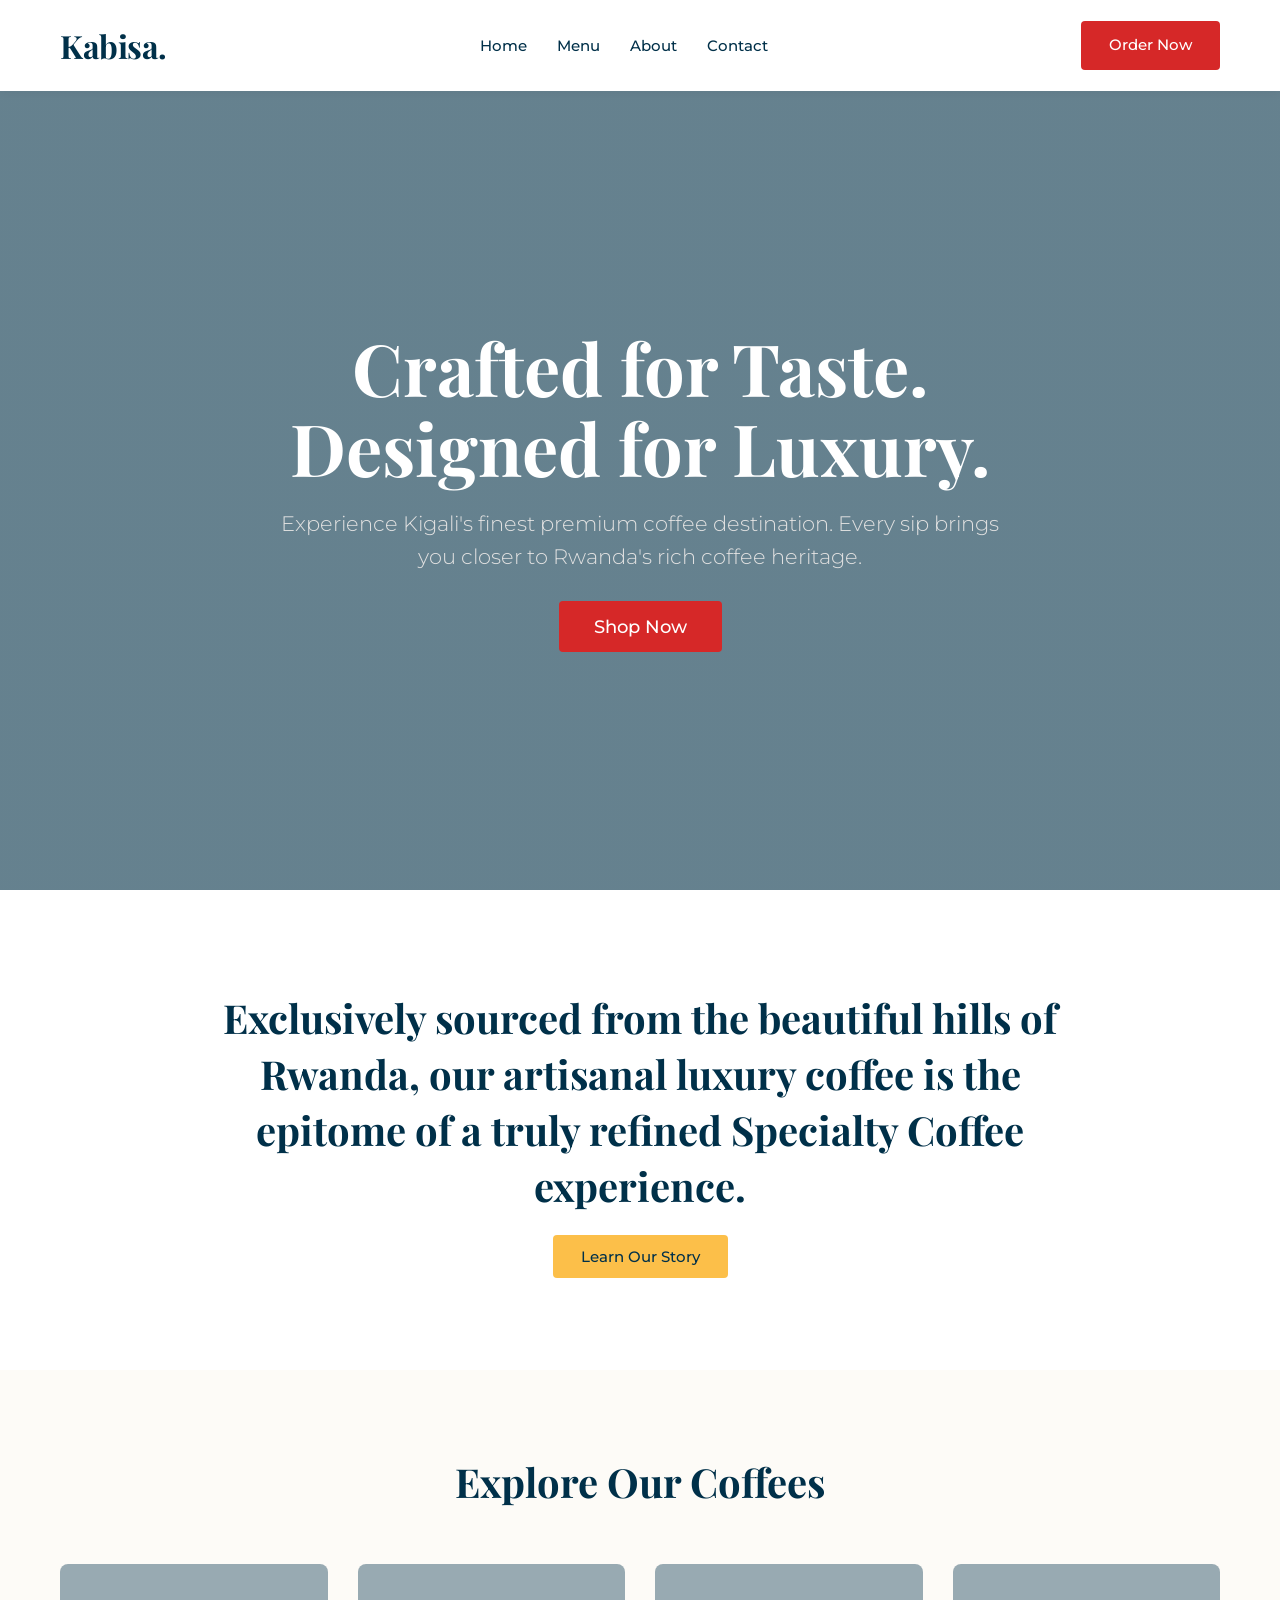
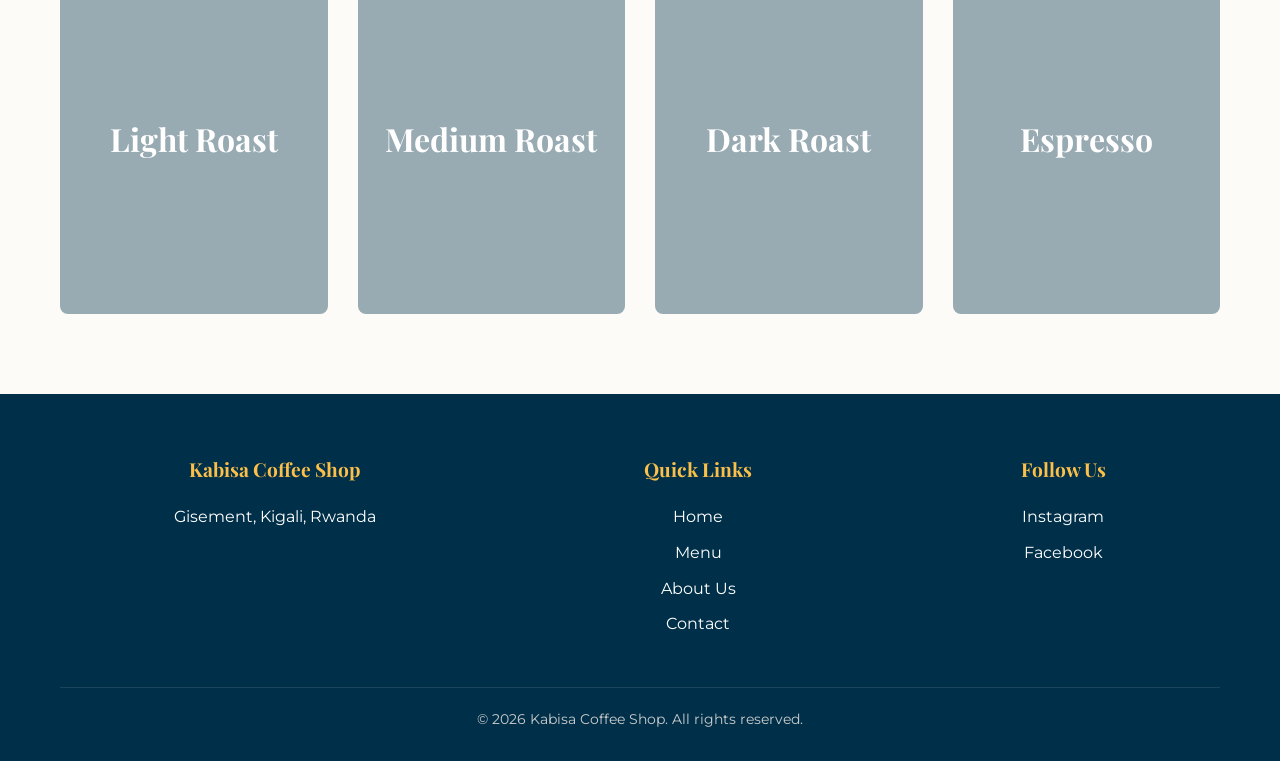
<file: index.html>
<!DOCTYPE html>
<html lang="en">
<head>
    <meta charset="UTF-8">
    <meta name="viewport" content="width=device-width, initial-scale=1.0">
    <title>Kabisa Coffee Shop | Kigali, Rwanda</title>
    <link rel="stylesheet" href="style.css">
    <!-- Google Fonts for a premium feel -->
    <link rel="preconnect" href="https://fonts.googleapis.com">
    <link rel="preconnect" href="https://fonts.gstatic.com" crossorigin>
    <link href="https://fonts.googleapis.com/css2?family=Playfair+Display:wght@400;600;700&family=Montserrat:wght@300;400;500&display=swap" rel="stylesheet">
</head>
<body>
    <header class="navbar">
        <div class="container">
            <h1 class="logo">Kabisa.</h1>
            <nav>
                <ul class="nav-links">
                    <li><a href="index.html">Home</a></li>
                    <li><a href="menu.html">Menu</a></li>
                    <li><a href="about.html">About</a></li>
                    <li><a href="contact.html">Contact</a></li>
                </ul>
            </nav>
            <a href="menu.html" class="btn-primary">Order Now</a>
        </div>
    </header>

    <section id="home" class="hero">
        <div class="hero-content">
            <h2 class="slogan">Crafted for Taste.<br>Designed for Luxury.</h2>
            <p class="sub-slogan">Experience Kigali's finest premium coffee destination. Every sip brings you closer to Rwanda's rich coffee heritage.</p>
            <a href="menu.html" class="btn-primary" style="padding: 15px 35px; font-size: 1.1rem;">Shop Now</a>
        </div>
    </section>

    <section class="story-section">
        <div class="container">
            <h2>Exclusively sourced from the beautiful hills of Rwanda, our artisanal luxury coffee is the epitome of a truly refined Specialty Coffee experience.</h2>
            <a href="about.html" class="btn-secondary">Learn Our Story</a>
        </div>
    </section>

    <section class="categories-section">
        <div class="container">
            <h2 class="section-title">Explore Our Coffees</h2>
            <div class="categories-grid">
                <a href="menu.html" class="category-card" style="background: url('https://images.unsplash.com/photo-1559525839-b184a4d698c7?auto=format&fit=crop&w=800&q=80') center/cover;">
                    <h3>Light Roast</h3>
                </a>
                <a href="menu.html" class="category-card" style="background: url('https://images.unsplash.com/photo-1495474472207-464a8d4ce7a4?auto=format&fit=crop&w=800&q=80') center/cover;">
                    <h3>Medium Roast</h3>
                </a>
                <a href="menu.html" class="category-card" style="background: url('https://images.unsplash.com/photo-1514432324607-a09d9b4aefdd?auto=format&fit=crop&w=800&q=80') center/cover;">
                    <h3>Dark Roast</h3>
                </a>
                <a href="menu.html" class="category-card" style="background: url('https://images.unsplash.com/photo-1620189507195-68309c04c4d0?auto=format&fit=crop&w=800&q=80') center/cover;">
                    <h3>Espresso</h3>
                </a>
            </div>
        </div>
    </section>

    <footer class="footer">
        <div class="container">
            <div class="footer-content">
                <div class="footer-col">
                    <h4>Kabisa Coffee Shop</h4>
                    <p>Gisement, Kigali, Rwanda</p>
                </div>
                <div class="footer-col">
                    <h4>Quick Links</h4>
                    <ul>
                        <li><a href="index.html">Home</a></li>
                        <li><a href="menu.html">Menu</a></li>
                        <li><a href="about.html">About Us</a></li>
                        <li><a href="contact.html">Contact</a></li>
                    </ul>
                </div>
                <div class="footer-col">
                    <h4>Follow Us</h4>
                    <ul>
                        <li><a href="#">Instagram</a></li>
                        <li><a href="#">Facebook</a></li>
                    </ul>
                </div>
            </div>
            <div class="footer-bottom">
                &copy; 2026 Kabisa Coffee Shop. All rights reserved.
            </div>
        </div>
    </footer>

</body>
</html>
</file>
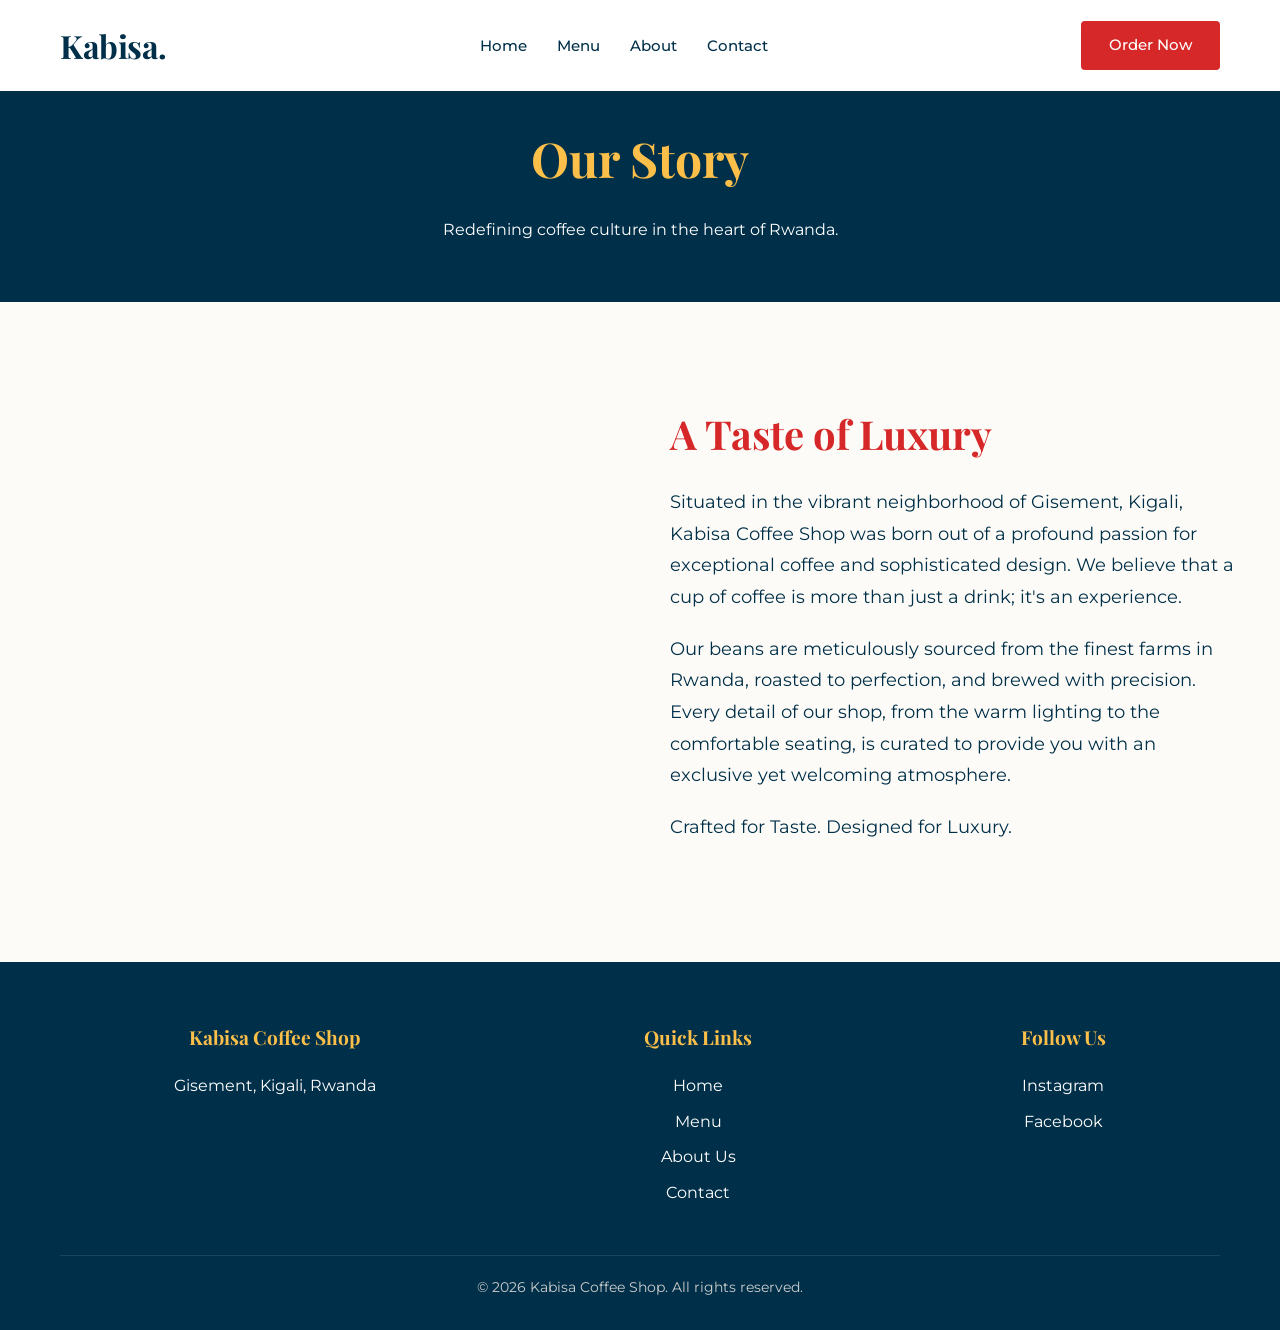
<file: about.html>
<!DOCTYPE html>
<html lang="en">
<head>
    <meta charset="UTF-8">
    <meta name="viewport" content="width=device-width, initial-scale=1.0">
    <title>About Us | Kabisa Coffee Shop</title>
    <link rel="stylesheet" href="style.css">
    <link rel="preconnect" href="https://fonts.googleapis.com">
    <link rel="preconnect" href="https://fonts.gstatic.com" crossorigin>
    <link href="https://fonts.googleapis.com/css2?family=Playfair+Display:wght@400;600;700&family=Montserrat:wght@300;400;500&display=swap" rel="stylesheet">
    <style>
        .page-header { background: var(--deep-blue); color: var(--white); padding: 120px 0 60px; text-align: center; }
        .page-header h2 { color: var(--soft-gold); font-size: 3rem; margin-bottom: 20px; }
        .about-section { padding: 80px 0; display: flex; gap: 60px; align-items: center; }
        .about-text { flex: 1; }
        .about-text h3 { font-size: 2.5rem; color: var(--rich-red); margin-bottom: 20px; }
        .about-text p { margin-bottom: 20px; font-size: 1.1rem; line-height: 1.8; }
        .about-image { flex: 1; background: url('https://images.unsplash.com/photo-1554118811-1e0d58224f24?auto=format&fit=crop&w=800&q=80') center/cover; height: 500px; border-radius: 8px; }
    </style>
</head>
<body>
    <header class="navbar">
        <div class="container">
            <h1 class="logo">Kabisa.</h1>
            <nav>
                <ul class="nav-links">
                    <li><a href="index.html">Home</a></li>
                    <li><a href="menu.html">Menu</a></li>
                    <li><a href="about.html">About</a></li>
                    <li><a href="contact.html">Contact</a></li>
                </ul>
            </nav>
            <a href="menu.html" class="btn-primary">Order Now</a>
        </div>
    </header>

    <div class="page-header">
        <div class="container">
            <h2>Our Story</h2>
            <p>Redefining coffee culture in the heart of Rwanda.</p>
        </div>
    </div>

    <section class="about-section container">
        <div class="about-image"></div>
        <div class="about-text">
            <h3>A Taste of Luxury</h3>
            <p>Situated in the vibrant neighborhood of Gisement, Kigali, Kabisa Coffee Shop was born out of a profound passion for exceptional coffee and sophisticated design. We believe that a cup of coffee is more than just a drink; it's an experience.</p>
            <p>Our beans are meticulously sourced from the finest farms in Rwanda, roasted to perfection, and brewed with precision. Every detail of our shop, from the warm lighting to the comfortable seating, is curated to provide you with an exclusive yet welcoming atmosphere.</p>
            <p>Crafted for Taste. Designed for Luxury.</p>
        </div>
    </section>

    <footer class="footer">
        <div class="container">
            <div class="footer-content">
                <div class="footer-col">
                    <h4>Kabisa Coffee Shop</h4>
                    <p>Gisement, Kigali, Rwanda</p>
                </div>
                <div class="footer-col">
                    <h4>Quick Links</h4>
                    <ul>
                        <li><a href="index.html">Home</a></li>
                        <li><a href="menu.html">Menu</a></li>
                        <li><a href="about.html">About Us</a></li>
                        <li><a href="contact.html">Contact</a></li>
                    </ul>
                </div>
                <div class="footer-col">
                    <h4>Follow Us</h4>
                    <ul>
                        <li><a href="#">Instagram</a></li>
                        <li><a href="#">Facebook</a></li>
                    </ul>
                </div>
            </div>
            <div class="footer-bottom">
                &copy; 2026 Kabisa Coffee Shop. All rights reserved.
            </div>
        </div>
    </footer>

</body>
</html>
</file>
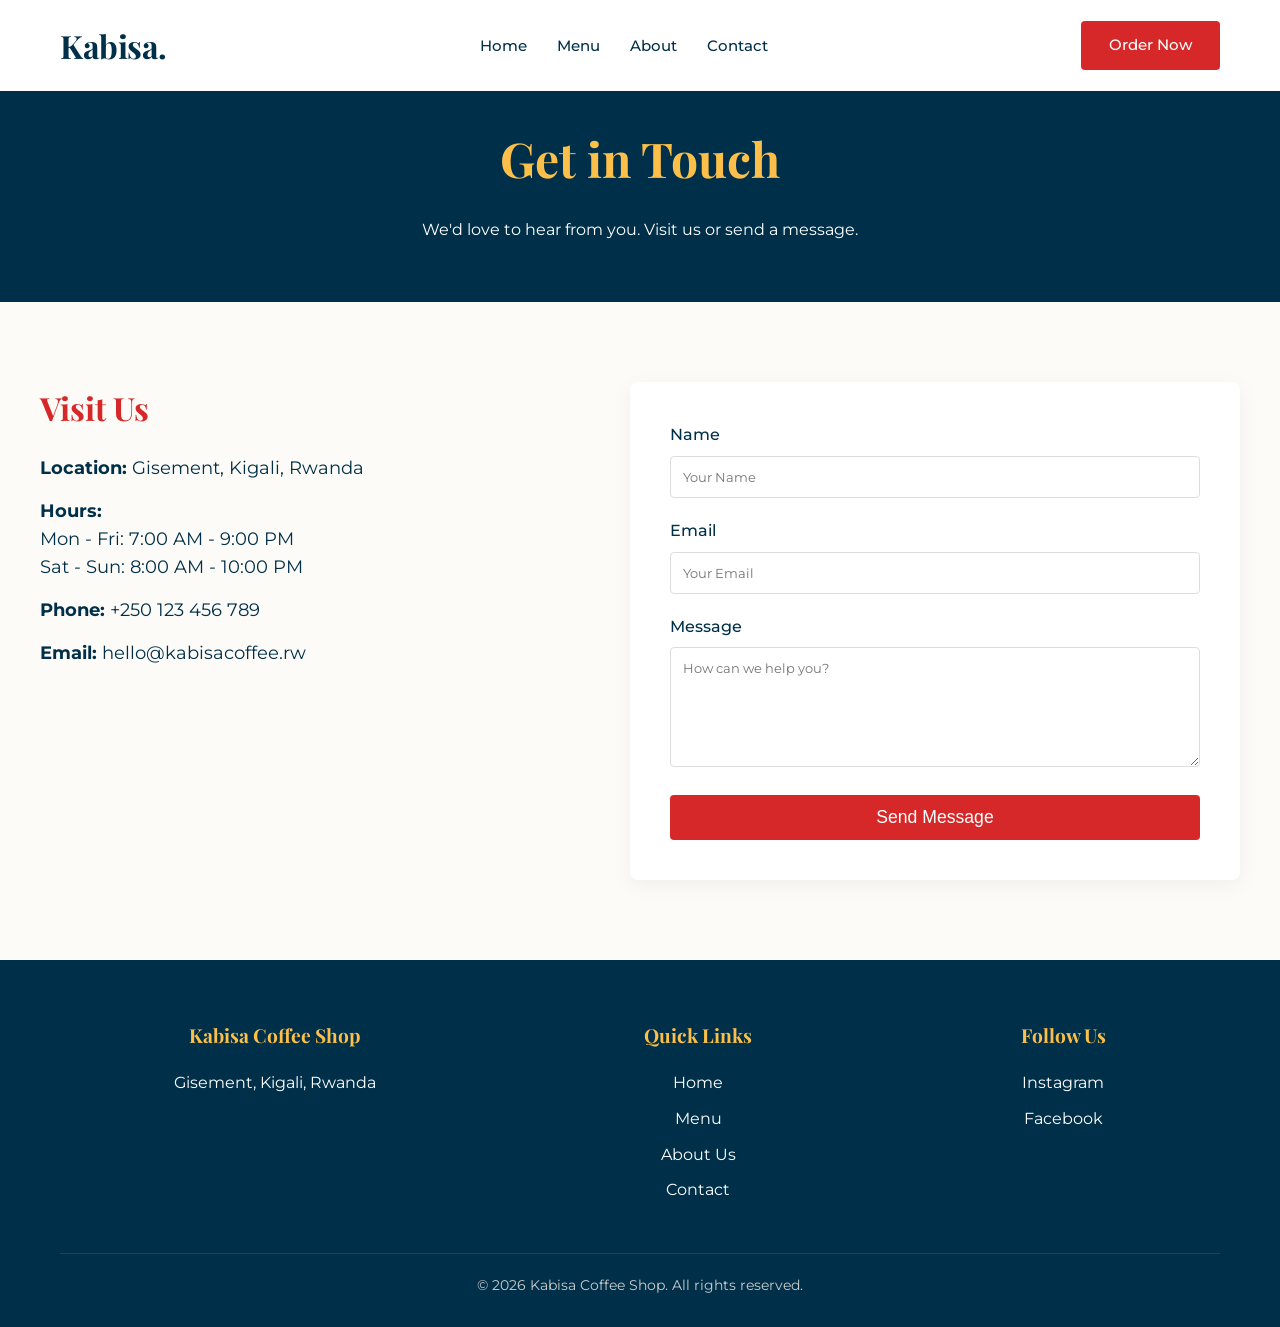
<file: contact.html>
<!DOCTYPE html>
<html lang="en">
<head>
    <meta charset="UTF-8">
    <meta name="viewport" content="width=device-width, initial-scale=1.0">
    <title>Contact | Kabisa Coffee Shop</title>
    <link rel="stylesheet" href="style.css">
    <link rel="preconnect" href="https://fonts.googleapis.com">
    <link rel="preconnect" href="https://fonts.gstatic.com" crossorigin>
    <link href="https://fonts.googleapis.com/css2?family=Playfair+Display:wght@400;600;700&family=Montserrat:wght@300;400;500&display=swap" rel="stylesheet">
    <style>
        .page-header { background: var(--deep-blue); color: var(--white); padding: 120px 0 60px; text-align: center; }
        .page-header h2 { color: var(--soft-gold); font-size: 3rem; margin-bottom: 20px; }
        .contact-section { padding: 80px 0; display: flex; gap: 60px; }
        .contact-info { flex: 1; }
        .contact-info h3 { font-size: 2rem; color: var(--rich-red); margin-bottom: 20px; }
        .contact-info p { margin-bottom: 15px; font-size: 1.1rem; }
        .contact-info strong { color: var(--deep-blue); }
        .contact-form { flex: 1; background: var(--white); padding: 40px; border-radius: 8px; box-shadow: 0 5px 20px rgba(0,0,0,0.05); }
        .form-group { margin-bottom: 20px; }
        .form-group label { display: block; margin-bottom: 8px; font-weight: 500; }
        .form-group input, .form-group textarea { width: 100%; padding: 12px; border: 1px solid #ddd; border-radius: 4px; font-family: 'Montserrat', sans-serif; }
        .form-group textarea { resize: vertical; height: 120px; }
    </style>
</head>
<body>
    <header class="navbar">
        <div class="container">
            <h1 class="logo">Kabisa.</h1>
            <nav>
                <ul class="nav-links">
                    <li><a href="index.html">Home</a></li>
                    <li><a href="menu.html">Menu</a></li>
                    <li><a href="about.html">About</a></li>
                    <li><a href="contact.html">Contact</a></li>
                </ul>
            </nav>
            <a href="menu.html" class="btn-primary">Order Now</a>
        </div>
    </header>

    <div class="page-header">
        <div class="container">
            <h2>Get in Touch</h2>
            <p>We'd love to hear from you. Visit us or send a message.</p>
        </div>
    </div>

    <section class="contact-section container">
        <div class="contact-info">
            <h3>Visit Us</h3>
            <p><strong>Location:</strong> Gisement, Kigali, Rwanda</p>
            <p><strong>Hours:</strong><br>Mon - Fri: 7:00 AM - 9:00 PM<br>Sat - Sun: 8:00 AM - 10:00 PM</p>
            <p><strong>Phone:</strong> +250 123 456 789</p>
            <p><strong>Email:</strong> hello@kabisacoffee.rw</p>
        </div>
        <div class="contact-form">
            <form>
                <div class="form-group">
                    <label for="name">Name</label>
                    <input type="text" id="name" placeholder="Your Name">
                </div>
                <div class="form-group">
                    <label for="email">Email</label>
                    <input type="email" id="email" placeholder="Your Email">
                </div>
                <div class="form-group">
                    <label for="message">Message</label>
                    <textarea id="message" placeholder="How can we help you?"></textarea>
                </div>
                <button type="submit" class="btn-primary" style="border:none; cursor:pointer; width:100%; font-size:1.1rem;">Send Message</button>
            </form>
        </div>
    </section>

    <footer class="footer">
        <div class="container">
            <div class="footer-content">
                <div class="footer-col">
                    <h4>Kabisa Coffee Shop</h4>
                    <p>Gisement, Kigali, Rwanda</p>
                </div>
                <div class="footer-col">
                    <h4>Quick Links</h4>
                    <ul>
                        <li><a href="index.html">Home</a></li>
                        <li><a href="menu.html">Menu</a></li>
                        <li><a href="about.html">About Us</a></li>
                        <li><a href="contact.html">Contact</a></li>
                    </ul>
                </div>
                <div class="footer-col">
                    <h4>Follow Us</h4>
                    <ul>
                        <li><a href="#">Instagram</a></li>
                        <li><a href="#">Facebook</a></li>
                    </ul>
                </div>
            </div>
            <div class="footer-bottom">
                &copy; 2026 Kabisa Coffee Shop. All rights reserved.
            </div>
        </div>
    </footer>

</body>
</html>
</file>
<file: style.css>
/* --- Brand Colors --- */
:root {
    --deep-blue: #003049;
    --rich-red: #D62828;
    --warm-orange: #F77F00;
    --soft-gold: #FCBF49;
    --white: #ffffff;
    --light-bg: #fdfbf7;
}

/* --- Base Typography & Reset --- */
* {
    margin: 0;
    padding: 0;
    box-sizing: border-box;
}

body {
    font-family: 'Montserrat', sans-serif; /* Clean, modern body font */
    background-color: var(--light-bg);
    color: var(--deep-blue);
    line-height: 1.6;
}

h1, h2, h3, h4, h5, h6, .logo {
    font-family: 'Playfair Display', serif; /* Elegant, premium heading font */
    color: var(--deep-blue);
}

.container {
    max-width: 1200px;
    margin: 0 auto;
    padding: 0 20px;
}

/* --- Navigation --- */
.navbar {
    background-color: var(--white);
    padding: 20px 0;
    box-shadow: 0 2px 10px rgba(0,0,0,0.05);
    position: fixed;
    width: 100%;
    top: 0;
    z-index: 1000;
}

.navbar .container {
    display: flex;
    justify-content: space-between;
    align-items: center;
}

.logo {
    font-size: 2rem;
    font-weight: 700;
    color: var(--deep-blue);
    letter-spacing: -0.5px;
}

.nav-links {
    list-style: none;
    display: flex;
    gap: 30px;
}

.nav-links a {
    text-decoration: none;
    color: var(--deep-blue);
    font-weight: 500;
    font-size: 0.95rem;
    transition: color 0.3s ease;
}

.nav-links a:hover {
    color: var(--warm-orange);
}

/* --- Buttons --- */
.btn-primary, .btn-secondary {
    text-decoration: none;
    padding: 12px 28px;
    border-radius: 4px;
    font-weight: 500;
    transition: all 0.3s ease;
    font-size: 0.95rem;
}

.btn-primary {
    background-color: var(--rich-red);
    color: var(--white);
}

.btn-primary:hover {
    background-color: var(--deep-blue);
}

.btn-secondary {
    background-color: var(--soft-gold);
    color: var(--deep-blue);
}

.btn-secondary:hover {
    background-color: var(--warm-orange);
    color: var(--white);
}

/* --- Hero Section --- */
.hero {
    height: 90vh;
    display: flex;
    align-items: center;
    justify-content: center;
    text-align: center;
    background: linear-gradient(rgba(0, 48, 73, 0.6), rgba(0, 48, 73, 0.6)), url('https://images.unsplash.com/photo-1497935586351-b67a49e012bf?auto=format&fit=crop&w=1920&q=80') center/cover no-repeat;
    margin-top: 80px;
    color: var(--white);
}

.hero-content {
    max-width: 800px;
    padding: 20px;
}

.slogan {
    font-size: 4.5rem;
    font-weight: 700;
    margin-bottom: 20px;
    color: var(--white);
    line-height: 1.1;
}

.sub-slogan {
    font-size: 1.3rem;
    margin-bottom: 40px;
    font-weight: 300;
    color: #e0e0e0;
}

/* --- Story Section --- */
.story-section {
    padding: 100px 0;
    text-align: center;
    background-color: var(--white);
}

.story-section .container {
    max-width: 900px;
}

.story-section h2 {
    font-size: 2.5rem;
    color: var(--deep-blue);
    margin-bottom: 30px;
    line-height: 1.4;
}

/* --- Categories Section --- */
.categories-section {
    padding: 80px 0;
    background-color: var(--light-bg);
}

.section-title {
    text-align: center;
    font-size: 2.5rem;
    margin-bottom: 50px;
    color: var(--deep-blue);
}

.categories-grid {
    display: grid;
    grid-template-columns: repeat(auto-fit, minmax(250px, 1fr));
    gap: 30px;
}

.category-card {
    position: relative;
    height: 350px;
    border-radius: 8px;
    overflow: hidden;
    display: flex;
    align-items: center;
    justify-content: center;
    text-decoration: none;
}

.category-card::before {
    content: '';
    position: absolute;
    top: 0; left: 0; right: 0; bottom: 0;
    background: rgba(0, 48, 73, 0.4);
    transition: background 0.3s ease;
}

.category-card:hover::before {
    background: rgba(0, 48, 73, 0.6);
}

.category-card h3 {
    position: relative;
    color: var(--white);
    font-size: 2rem;
    z-index: 1;
}

/* --- Footer --- */
.footer {
    background-color: var(--deep-blue);
    color: var(--white);
    padding: 60px 0 30px;
    text-align: center;
}

.footer-content {
    display: flex;
    flex-wrap: wrap;
    justify-content: space-around;
    gap: 40px;
    margin-bottom: 40px;
}

.footer-col h4 {
    color: var(--soft-gold);
    margin-bottom: 20px;
    font-size: 1.2rem;
}

.footer-col ul {
    list-style: none;
}

.footer-col ul li {
    margin-bottom: 10px;
}

.footer-col a {
    color: var(--white);
    text-decoration: none;
    transition: color 0.3s;
}

.footer-col a:hover {
    color: var(--warm-orange);
}

.footer-bottom {
    border-top: 1px solid rgba(255,255,255,0.1);
    padding-top: 20px;
    font-size: 0.9rem;
    color: #ccc;
}
</file>
